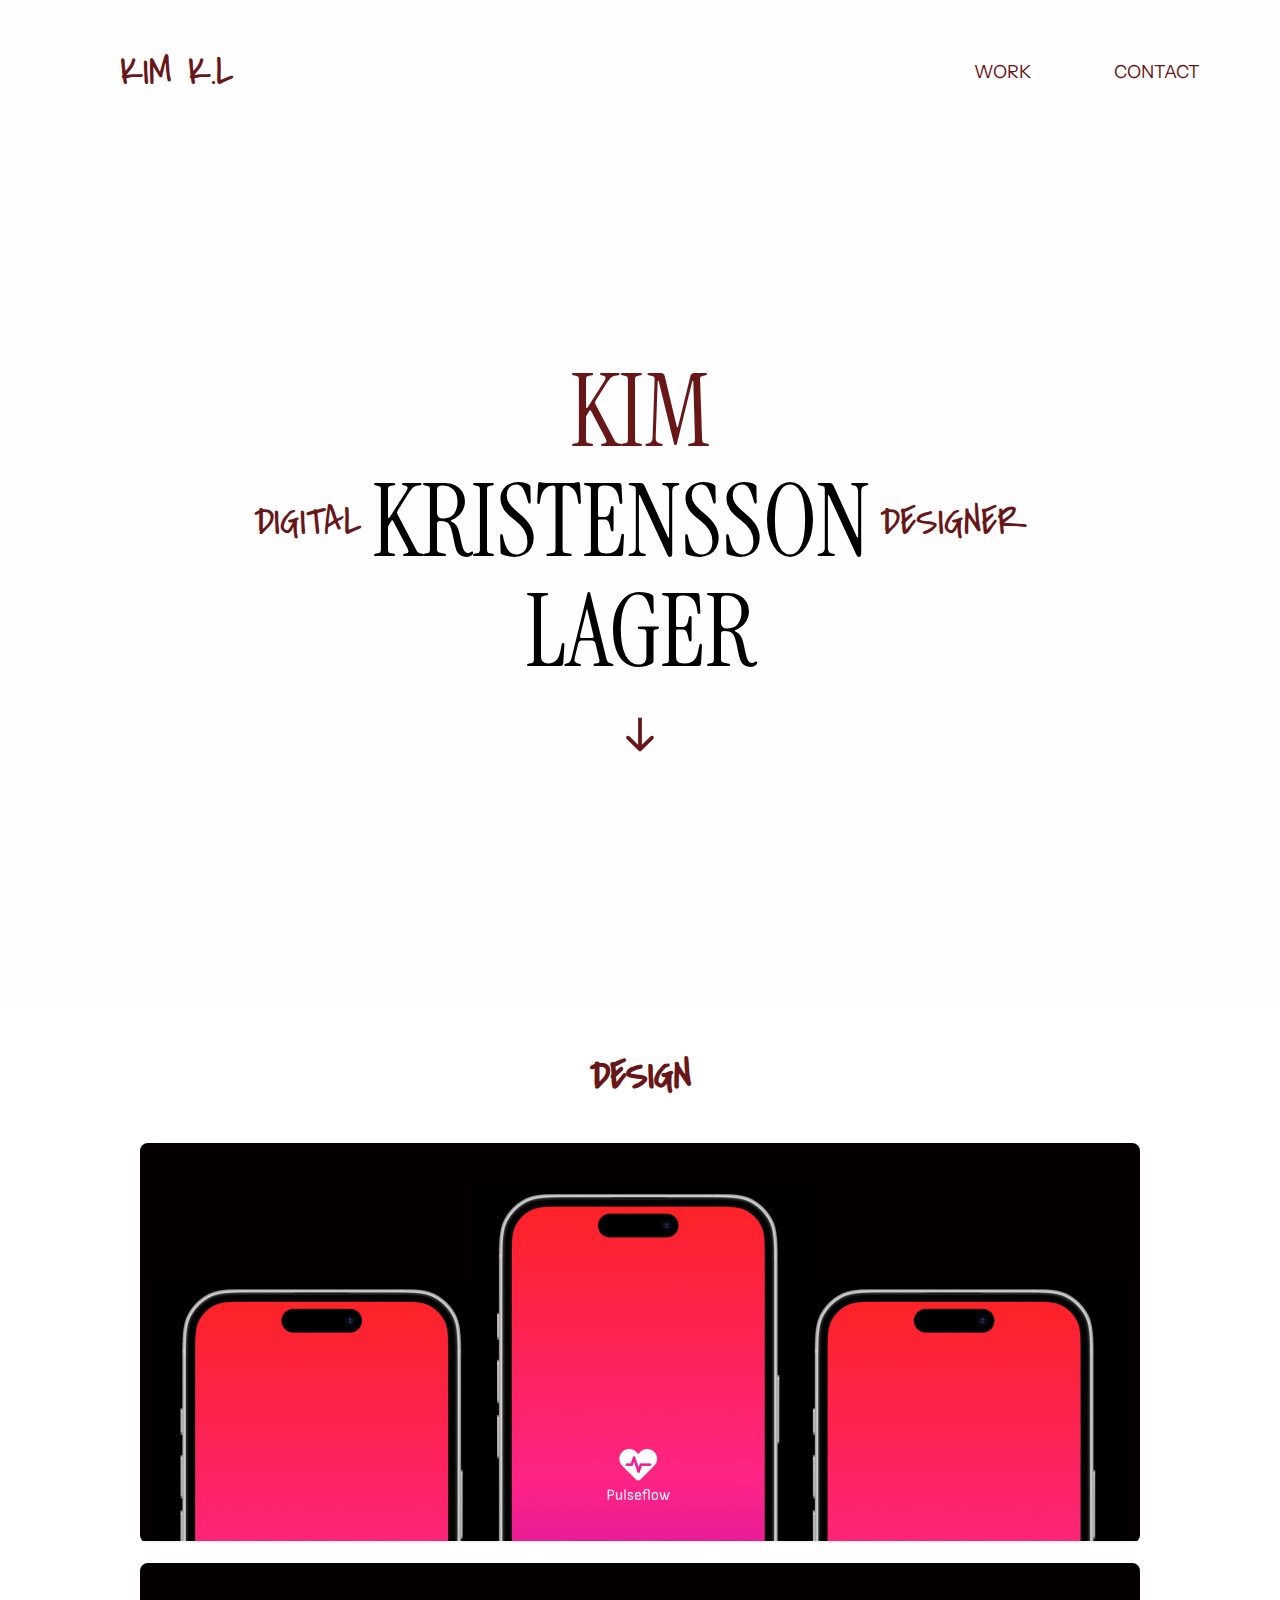
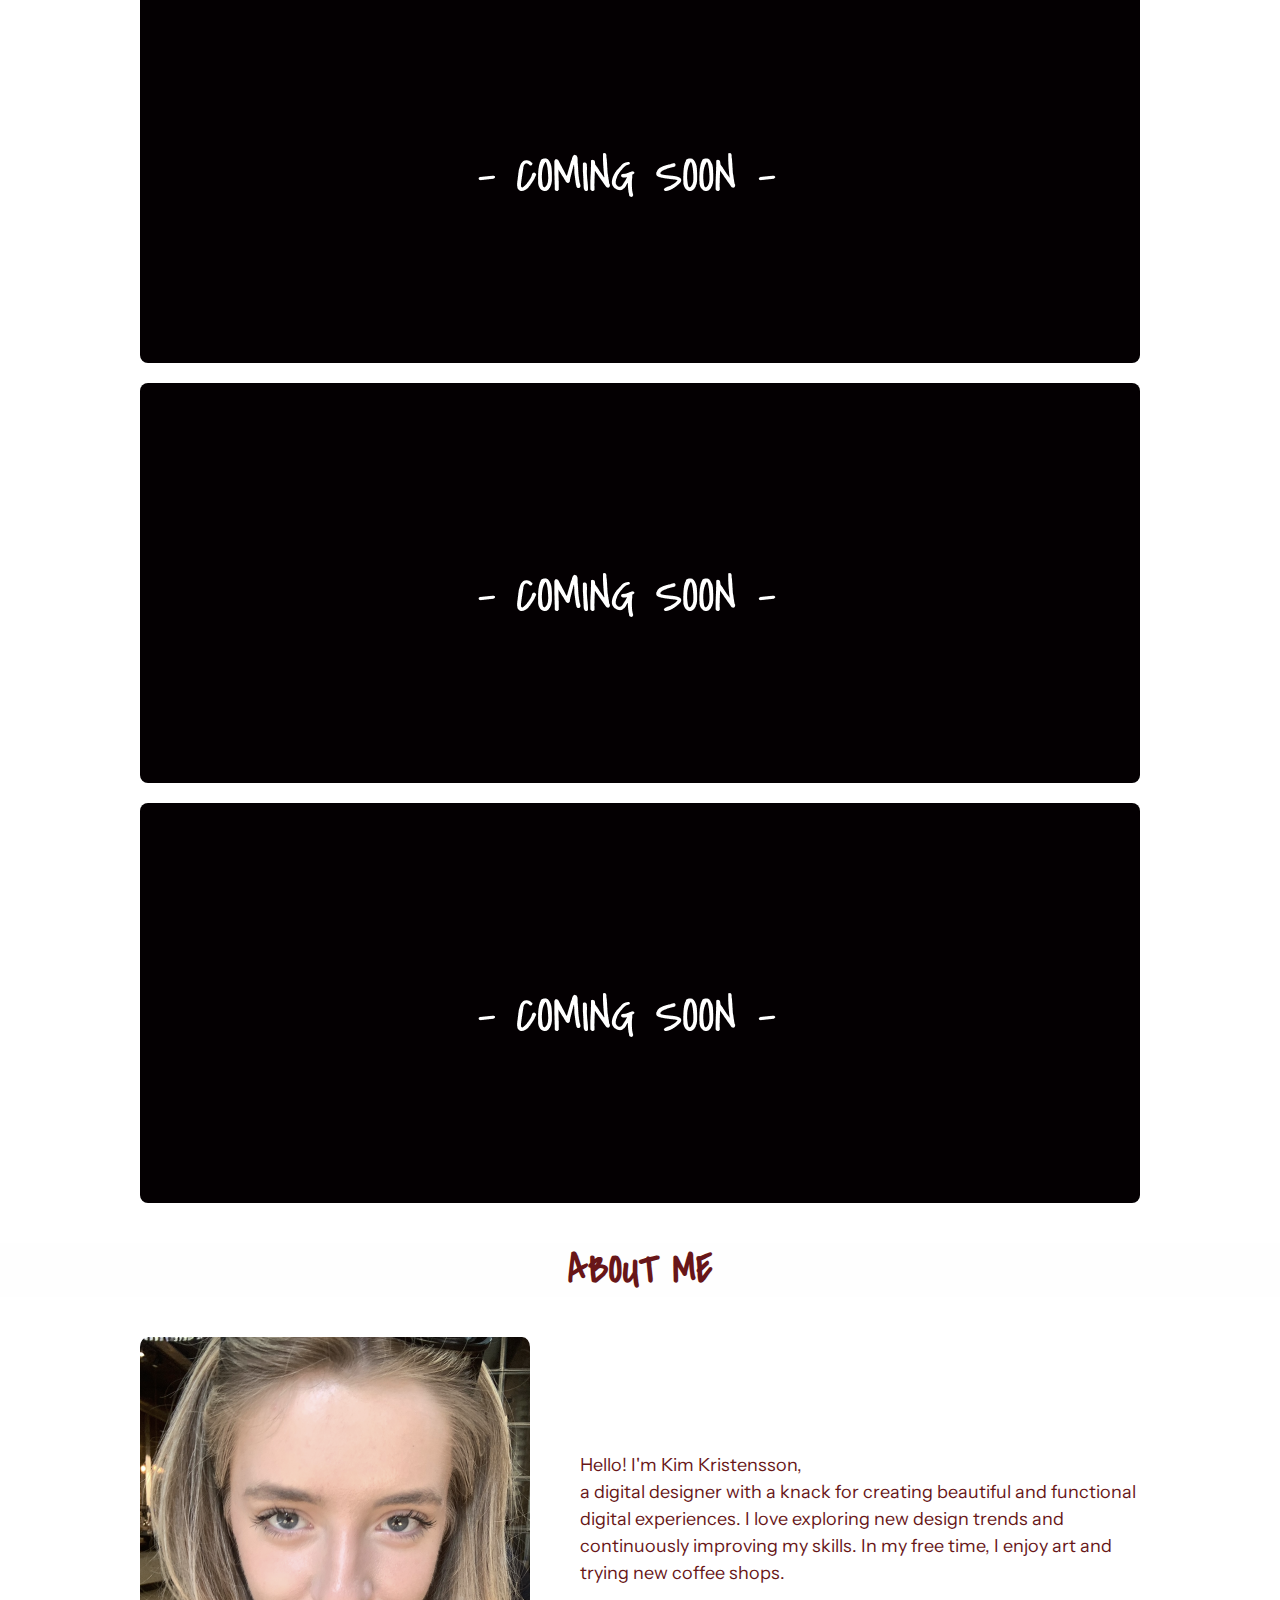
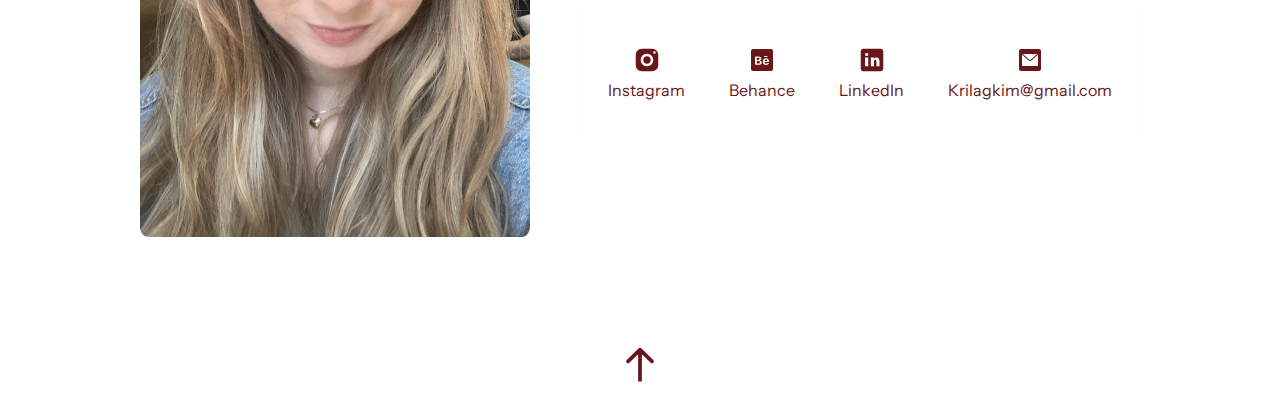
<file: index.html>
<!DOCTYPE html>
<html lang="en">
<head>
    <meta charset="UTF-8">
    <link rel="stylesheet" href="styles.css">
    <title>Kim Kristensson Lager Portfolio</title>
    <link href="https://fonts.googleapis.com/css2?family=Instrument+Sans:wght@400&family=Instrument+Serif:wght@400&display=swap" rel="stylesheet">
    <link href="https://fonts.googleapis.com/css2?family=Covered+By+Your+Grace&display=swap" rel="stylesheet">
</head>
<body>

<!-- HEADER -->
<header>
    <div id="start" class="header-container">
        <a href="#start" class="name">Kim K.L</a>
        <nav>
            <ul>
                <li><a href="#works">WORK</a></li>
                <li><a href="#about">CONTACT</a></li>
            </ul>
        </nav>
    </div>
</header>

<!-- KIM KRISTENSSON LAGER, DIGITAL DESIGNER :D -->
<section class="name-intro">
    <h1 class="full-name">
        <div class="kim-container">
            <span class="last-name">Kim</span>
        </div>
        <div style="display: flex; justify-content: space-between; align-items: center; padding-top: 20px; padding-bottom: 20px; gap: 10px;">
            <span class="digital-designer">Digital</span>
            <span class="last-name">Kristensson</span>
            <span class="digital-designer">Designer</span>
        </div>
        <div class="lager-container">
            <span class="last-name">Lager</span>
        </div>
    </h1>
    <a href="#works">
        <img src="assets/red_arrow.svg" alt="Scroll down" class="scroll-arrow">
    </a>
</section>

<!-- WORKS -->
<section class="works" id="works">
    <h3>DESIGN</h3>
    <div class="gallery">
        <!-- PROJECT 1 -->
        <div class="work-container">
            <a href="pulseflow.html">
                <img src="assets/pulseflow_thumbnail.png" alt="Project 1">
                <div class="overlay"></div>
                <div class="hover-text">PulseFlow - Innovation</div>
            </a>
        </div>
        <!-- PROJECT 2 (COMING SOON) -->
        <div class="work-container">
            <img src="assets/coming_soon_.png" alt="Project 2">
            <div class="overlay-image"><img src="assets/coming_soon__.png" alt=""></div>
        </div>
        <!-- PROJECT 3 (COMING SOON) -->
        <div class="work-container">
            <img src="assets/coming_soon_.png" alt="Project 3">
            <div class="overlay-image"><img src="assets/coming_soon__.png" alt=""></div>
        </div>
        <!-- PROJECT 4 (COMING SOON) -->
        <div class="work-container">
            <img src="assets/coming_soon_.png" alt="Project 4">
            <div class="overlay-image"><img src="assets/coming_soon__.png" alt=""></div>
        </div>
    </div>
</section>

    <!--ABOUT ME :)-->
    <h2 id="about">About Me</h2>
<section class="about-me" id="about-me">
    <div class="about-container">
        <img src="assets/portrait.png" alt="Kim Kristensson Lager" class="profile-photo"> 
        
        <div class="social-links"> <!-- Corrected here -->
            
            <p class="about-description">Hello! I'm Kim Kristensson, <br> a digital designer with a knack for creating beautiful and functional digital experiences. I love exploring new design trends and continuously improving my skills. In my free time, I enjoy art and trying new coffee shops.</p>
            <footer class="footer">
                <div class="footer-container" style="display: flex; justify-content: space-between; align-items: center; padding-top: 20px; padding-bottom: 20px; gap: 10px;">
                    <a href="https://www.instagram.com/kim_lager/?hl=en" target="_blank" class="social-icon">
                        <img src="assets/instagram_logo.svg" alt="Instagram">
                        <span class="social-text">Instagram</span>
                    </a>
                    <a href="https://www.behance.net/kimlager1/" target="_blank" class="social-icon">
                        <img src="assets/behance_logo.svg" alt="Behance">
                        <span class="social-text">Behance</span>
                    </a>
                    <a href="https://www.linkedin.com/in/kim-kristensson-lager-885b72253/" target="_blank" class="social-icon">
                        <img src="assets/linkedin_logo.svg" alt="LinkedIn">
                        <span class="social-text">LinkedIn</span>
                    <a href="mailto:kim@krilagkim@gmail.com" class="social-icon">
                        <img src="assets/email_logo.svg" alt="email">
                        <span class="social-text">Krilagkim@gmail.com</span>
                    
                </div>
            </footer>
        </div>
    </div>
</section>

<a href="#start">  <!-- SCROLL TO PROJECTS ARROW :)-->
<img src="assets/red_arrow_up.svg" alt="Scroll up" class="scroll-arrow">
</a>

</body>
</html>
</file>
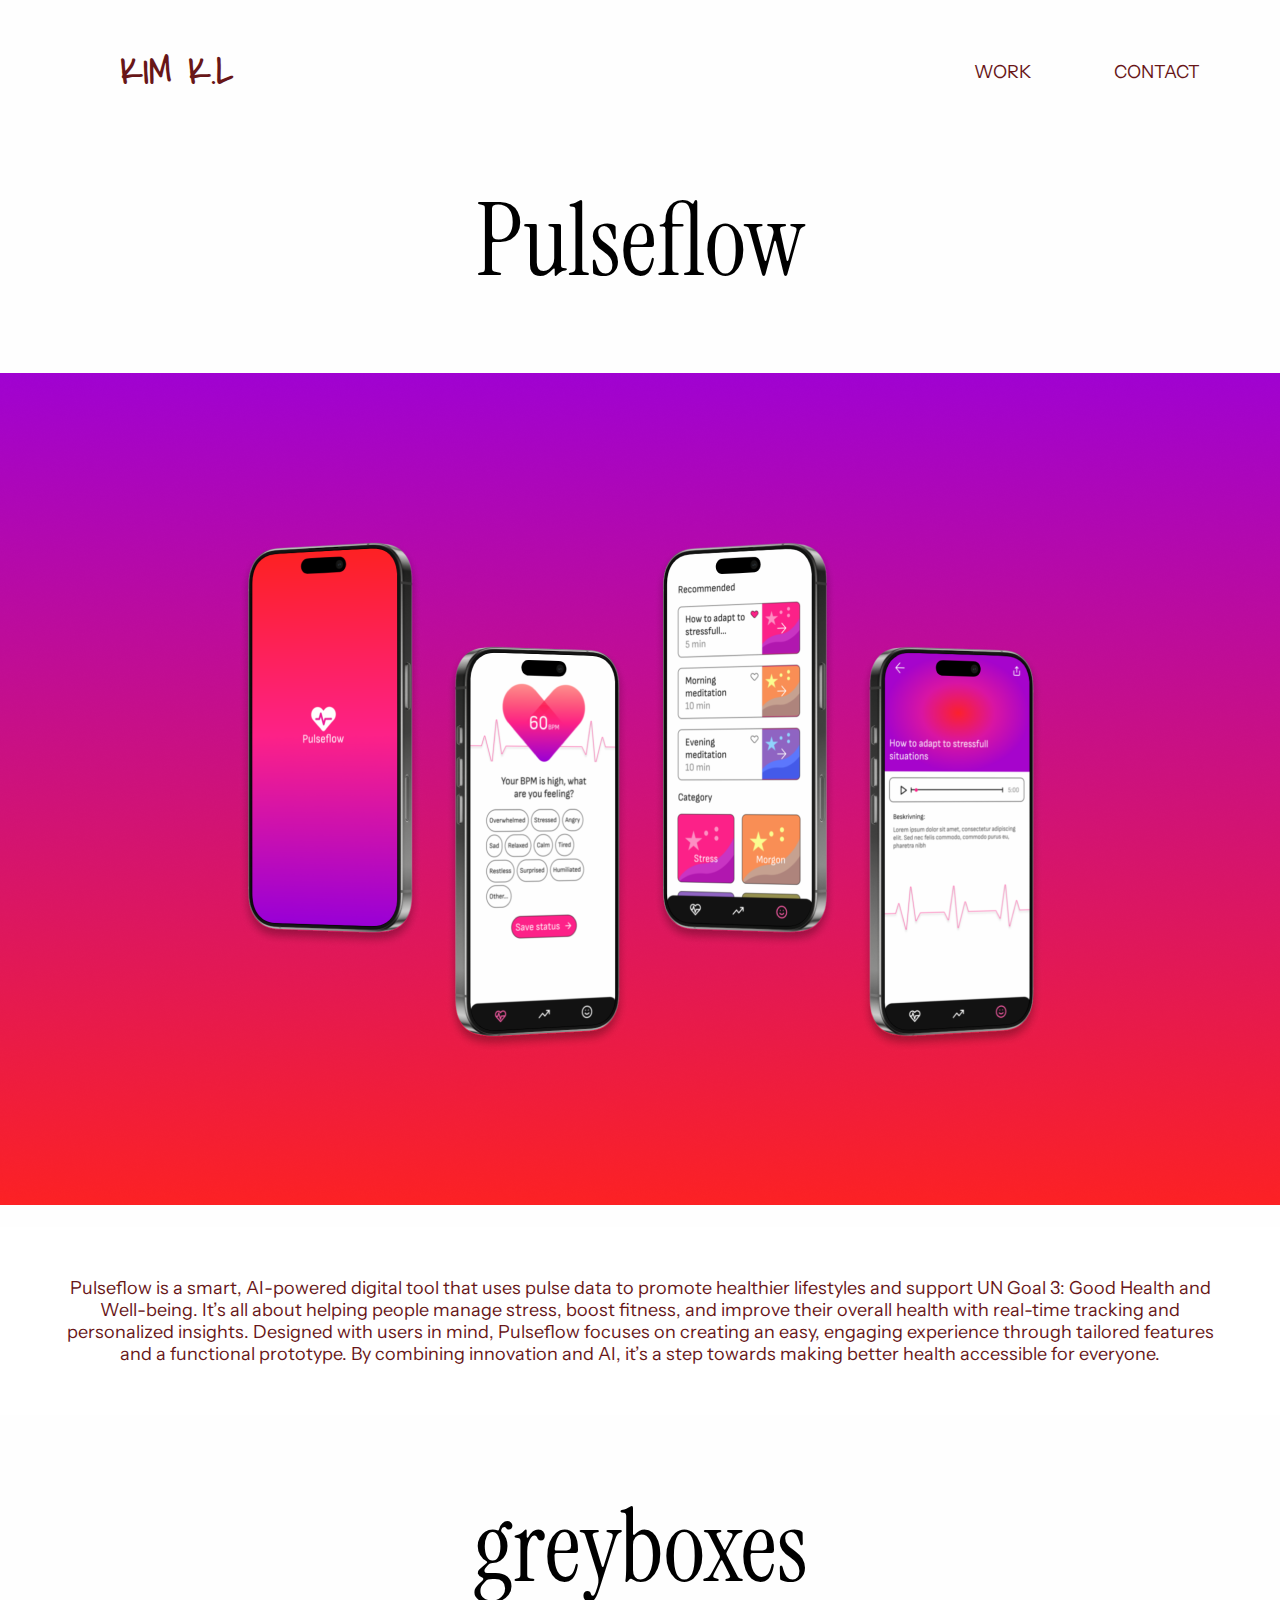
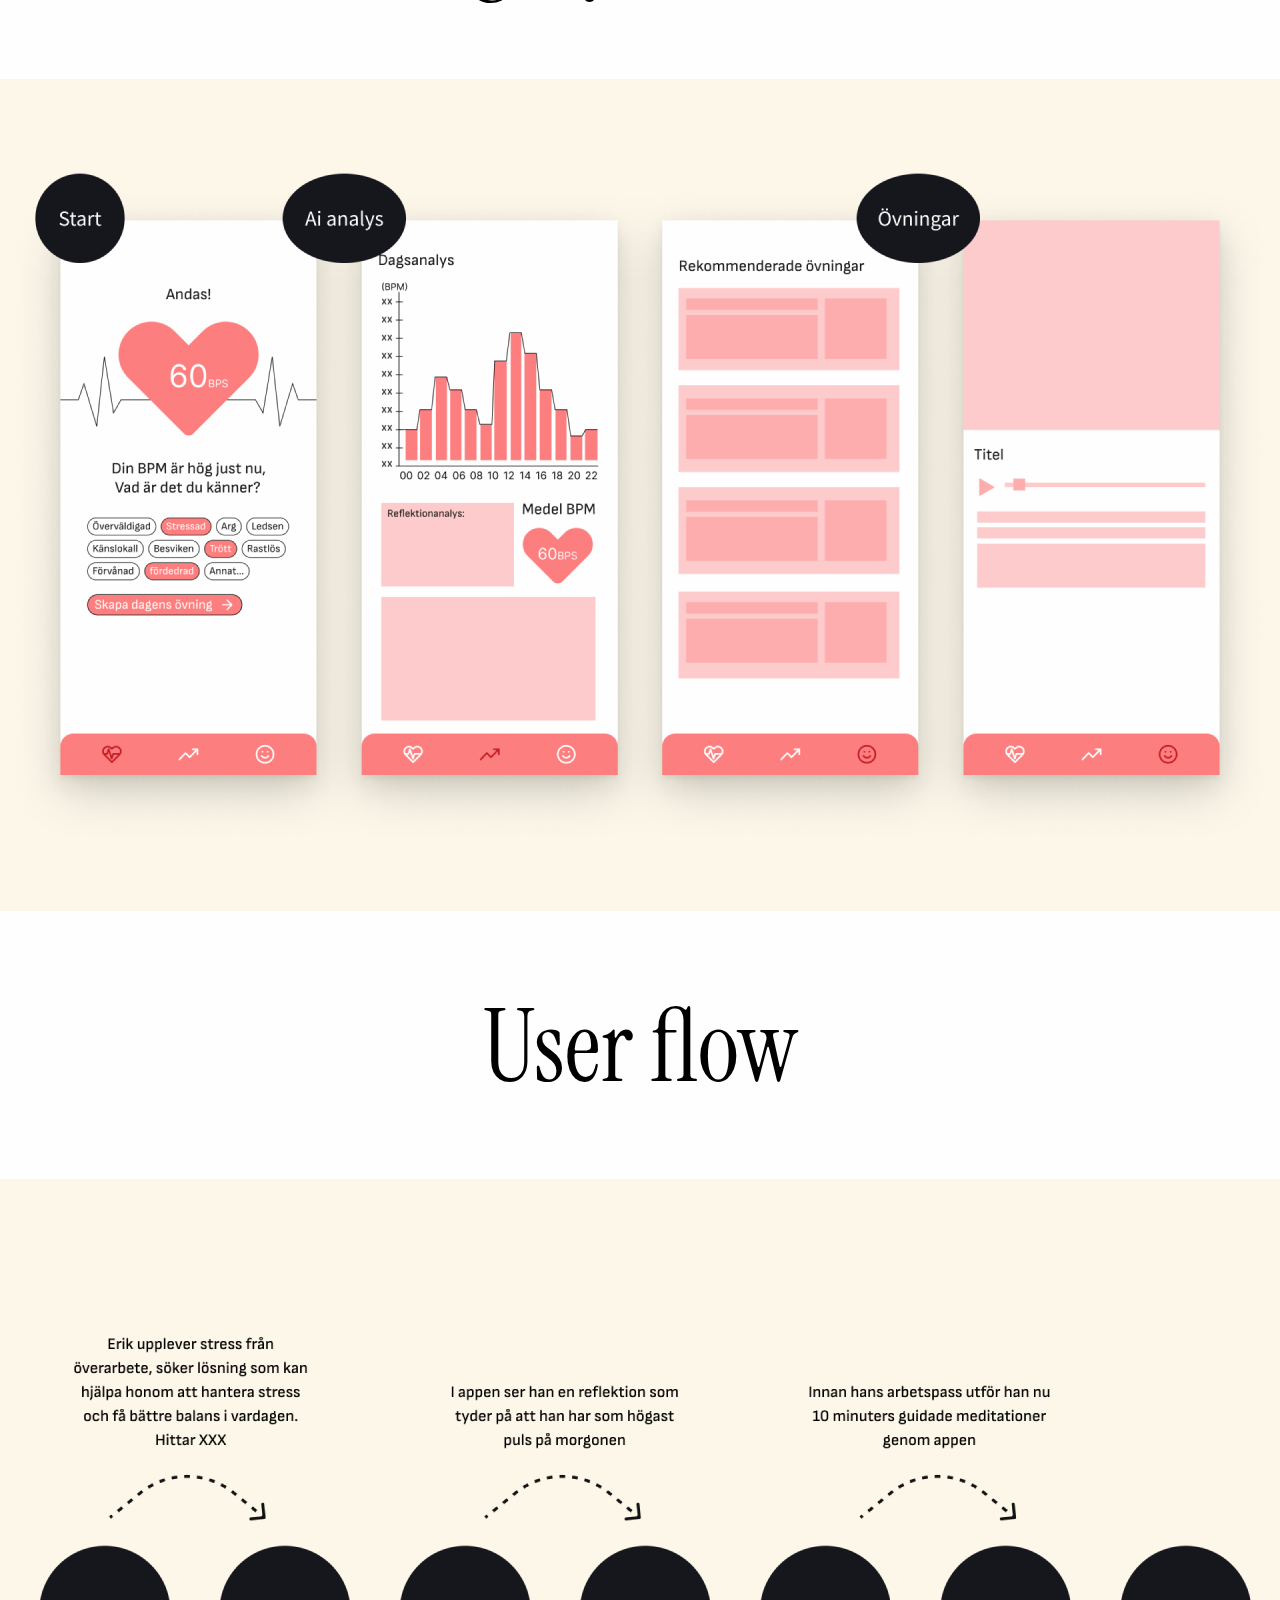
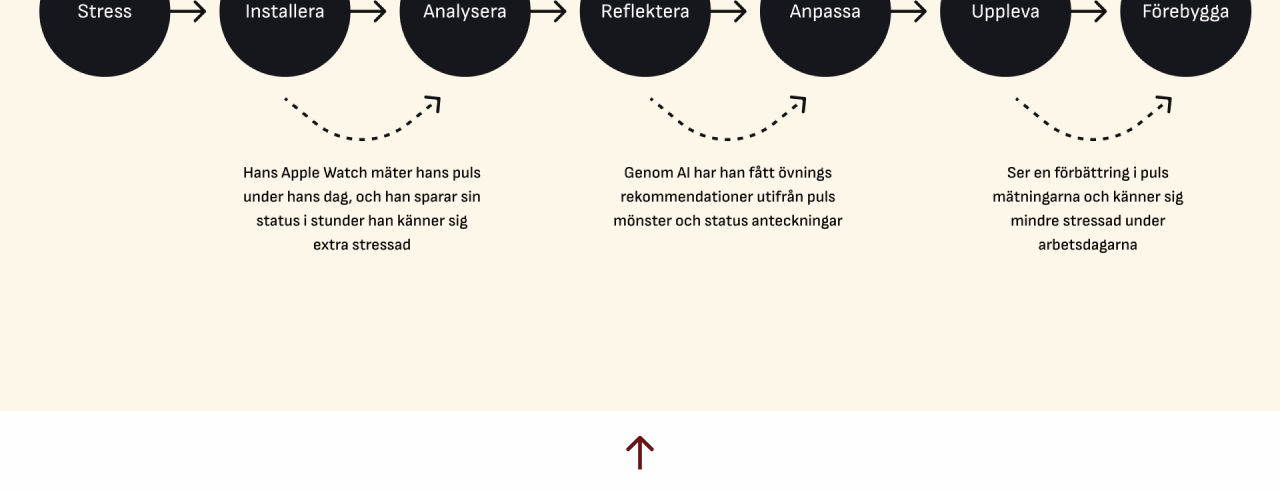
<file: pulseflow.html>
<!DOCTYPE html>
<html lang="en">
    <head>
        <meta charset="UTF-8">
        <link rel="stylesheet" href="styles.css">
    <!--FONTS :)-->
    <link href="https://fonts.googleapis.com/css2?family=Instrument+Sans:wght@400&family=Instrument+Serif:wght@400&display=swap" rel="stylesheet">
    <link href="https://fonts.googleapis.com/css2?family=Covered+By+Your+Grace&display=swap" rel="stylesheet">
    </head>
    <body>
        <!--HEADER :)-->
        <header>
            <div id="start" class="header-container">
                <a href="index.html" class="name">Kim K.L</a>
                <nav>
                    <ul>
                        <li><a href="index.html#works">WORK</a></li>
                        <li><a href="index.html#about">CONTACT</a></li>
                    </ul>
                </nav>
            </div>
        </header>
            <!--end of HEADER :)-->
    
                <!--START MOCKUP-->

    <div class="start-mockup">
        <h1>Pulseflow</h1>
        <img src="assets/pulseflow/start_mockup.png" alt="mockup of product">

    </div>
        <div class="description">
            <p>Pulseflow is a smart, AI-powered digital tool that uses pulse data to promote healthier lifestyles and support UN Goal 3: Good Health and Well-being. It’s all about helping people manage stress, boost fitness, and improve their overall health with real-time tracking and personalized insights. Designed with users in mind, Pulseflow focuses on creating an easy, engaging experience through tailored features and a functional prototype. By combining innovation and AI, it’s a step towards making better health accessible for everyone.</p>

            <div class="process">
                <h1>greyboxes</h1>
                <img src="assets/pulseflow/greyboxes.png" alt="greyboxes">
                <h1>User flow</h1>
                <img src="assets/pulseflow/User flow.png" alt="user flow map">
        
            </div>
        
    </div>
    </div>
    <a href="#start">  <!-- SCROLL TO PROJECTS ARROW :)-->
        <img src="assets/red_arrow_up.svg" alt="Scroll down" class="scroll-arrow">
    </a>
    </body>
</html>
</file>
<file: styles.css>
body {
    font-family: 'Instrument Sans', Arial, sans-serif;
    margin: 0;
    padding: 0;
    background-color: #FEFEFE;
    text-align: center; 
}

/*HTML*/
html {
    scroll-behavior: smooth; 
}

/*HEADER*/
header {
    background: #fefefe;
    padding: 10px 20px;
    margin-left: 0px;
    margin-right: 0px;

}
.header-container {
    margin-top: 35px;
    display: flex;
    justify-content: space-between; 
    align-items: center; 
}
/*Kim K.L*/
.name {
    font-family: 'Covered By Your Grace', serif; 
    font-size: 40px; 
    margin-left: 100px;
    text-transform: uppercase;
    text-decoration: none;
    color: #681618;

}
.name:hover {
    text-decoration: underline;
}

/*ABOUT ME, WORK, CONTACT*/

nav ul li {
    display: inline;
    margin-left: 20px;
}

nav a {
    font-family: 'Instrument Sans', Arial, sans-serif; 
    font-size: 18px;
    margin-right: 60px;
    text-decoration: none;
    color: #681618; 
}

nav a:hover {
    text-decoration: underline;
}

/* DIGITAL, KIM KRISTENSSON LAGER, DESIGNER*/
.name-intro {
    display: flex; 
    flex-direction: column;
    justify-content: center;
    align-items: center; 
    height: 100vh; 
}

.full-name {
    margin: 20px 0; 
}

.kim-container {
    font-family: 'Instrument Serif', serif;
    font-weight: 400; 
    font-size: 100px; 
    display: flex; 
    flex-direction: column;
    align-items: center;
    color: #681618; 

}

.last-name {
    font-family: 'Instrument Serif', serif;
    font-weight: 400;
    font-size: 100px;
    margin: -20px 0;
    text-transform: uppercase;
    text-align: center;
}

.digital-designer {
    font-family: 'Covered By Your Grace', serif; 
    font-size: 40px;
    margin: 0;
    text-transform: uppercase; 
    color: #681618;

}

.lager-container {
    display: flex; 
    flex-direction: column; 
    align-items: center; 
}

.scroll-arrow {
    display: block;
    margin: 20px auto;
    animation: bounce 1s infinite;
    width: 30px;
    height: auto;
}
@keyframes bounce {
    0%, 100% {
        transform: translateY(0);
    }
    50% {
        transform: translateY(-10px); 
    }
}


/* WORK*/

h3 {
    font-family: 'Covered By Your Grace', serif;
    font-size: 40px;
    margin: 0; 
    margin-bottom: 40px;
    text-transform: uppercase; 
    color: #681618;
}


.works {
    padding: 40px 20px;
    background-color: #ffffff;
}

.gallery {
    display: flex;
    flex-wrap: wrap; 
    justify-content: center;
    gap: 20px;
    max-width: 1200px;
    margin: 0 auto;
}


.work-container {
    position: relative;
    background-color: #f4f4f4;
    width: 1000px;
    height: 400px;
    border-radius: 8px; 
    display: flex;
    flex-direction: column; 
    justify-content: center; 
    align-items: center; 
    overflow: hidden;
    transition: all 0.5s ease-in-out;
}
    /* HOVER*/

.overlay {
    position: absolute;
    top: 0;
    left: 0;
    right: 0; 
    bottom: 0;
    background-color: rgba(0, 0, 0, 0.5);
    opacity: 0; 
    transition: opacity 0.3s ease; 
}
.work-container:hover .overlay {
    opacity: 1;
}

.hover-text {
    font-family: 'Instrument Serif', serif;
    font-size: 50px;
    position: absolute;
    margin-bottom: 20px;
    bottom: 20px; 
    left: 50%;
    transform: translateX(-50%);
    color: white;
    opacity: 0;
    transition: opacity 0.3s ease; 
}

.work-container:hover .hover-text {
    opacity: 1; 


}

.overlay-image {
    position: absolute;
    top: 0; 
    left: 0;
    right: 0;
    bottom: 0; 
    background-color: rgba(0, 0, 0, 0.5);
    opacity: 0; 
    transition: opacity 0.3s ease; 
}
.work-container:hover .overlay-image{
    opacity: 1;
}

 /* ABOUT ME*/
 #about {
    font-family: 'Covered By Your Grace', serif; 
    font-size: 40px; 
    margin: 0; 
    text-transform: uppercase; 
    color: #681618; 

 }

.about-me {
    padding: 40px 20px;
    background-color: #ffffff; 
    text-align: center; 
}

.about-container {
    display: flex; 
    align-items: center; 
    max-width: 1000px;
    margin: 0 auto;
    margin-bottom: 50px;
}

.social-links{
    display: inline;
}

.profile-photo {
    min-width: 390px;
    height: 500px;
    border-radius: 2%;
    margin-right: 50px; 
}

.about-description {
    font-family: 'Instrument Sans', Arial, sans-serif; 
    font-size: 18px;
    color: #681618; 
    line-height: 1.5;
    text-align: left; 
}


 /* FOOTER/SOCIAL MEDIA*/
.footer {
    background-color: #fefefe;
    padding: 20px 0;
    text-align: center; 
}


.footer-container {
    font-family: 'Instrument Sans', Arial, sans-serif;
    padding: 5%;
    font-size: 18px;
    color: #681618; 
    text-decoration: none; 

    display: flex; 
    justify-content: center; 
    gap: 40px;
}

.social-icon {
    display: flex;
    flex-direction: column;
    align-items: center; 
    text-decoration: none; 
    color: #681618; 
    font-family: 'Instrument Sans', Arial, sans-serif;
    font-size: 16px;
}

.social-icon img {
    color: #681618;
    width: 30px;
    height: 30px;
    transition: transform 0.2s; 
}

.social-icon img:hover {
    transform: scale(1.1); 
}

.social-text {
    margin-top: 5px;
}

 /* MOBILE*/
@media (max-width: 1000px) {
    .last-name {
    font-size: 48px;
    
    }
    .digital-designer {
        font-size: 20px;
    }
    
    div[style*="display: flex"] {
        flex-direction: column;
        gap: 10px;
    }
    
    nav a {
        font-size: 12px;
        margin-right: 0px;
    }
    
    .name {
        margin-left: 0px;
    
    }
    .about-container {
        flex-direction: column;
        display: inline;

    }
    
    .work-container {
        font-family: 'Covered By Your';
        display: flex;
        justify-content: center;
        margin-top: 20px;
    }
        
    .overlay-image {
        display: flex;
        justify-content: center;
    }
    .footer{
        display: block;
    }
    }



    /* PULSEFLOW*/

.start-mockup img, .process img{
    max-width: 100%;
    height: auto;
}



h1 {
    font-family: 'Instrument Serif', serif;
    font-weight: 400;
    font-size: 100px;
    display: flex; 
    flex-direction: column;
    align-items: center; 
    color: #000000;

}
.image-container img {
    max-width: 100%; 
    height: auto;
}

.left-centered {
    margin-right: auto;
}

.description p {
    max-width: 1200px;
    margin-left: auto;
    margin-right: auto;
    font-family: 'Instrument Sans', Arial, sans-serif;
    font-size: 18px;
    color: #681618; 

    text-align: center; 
    align-content: center;
    padding: 50px 50px;
    background-color: #ffffff; 
}
</file>
